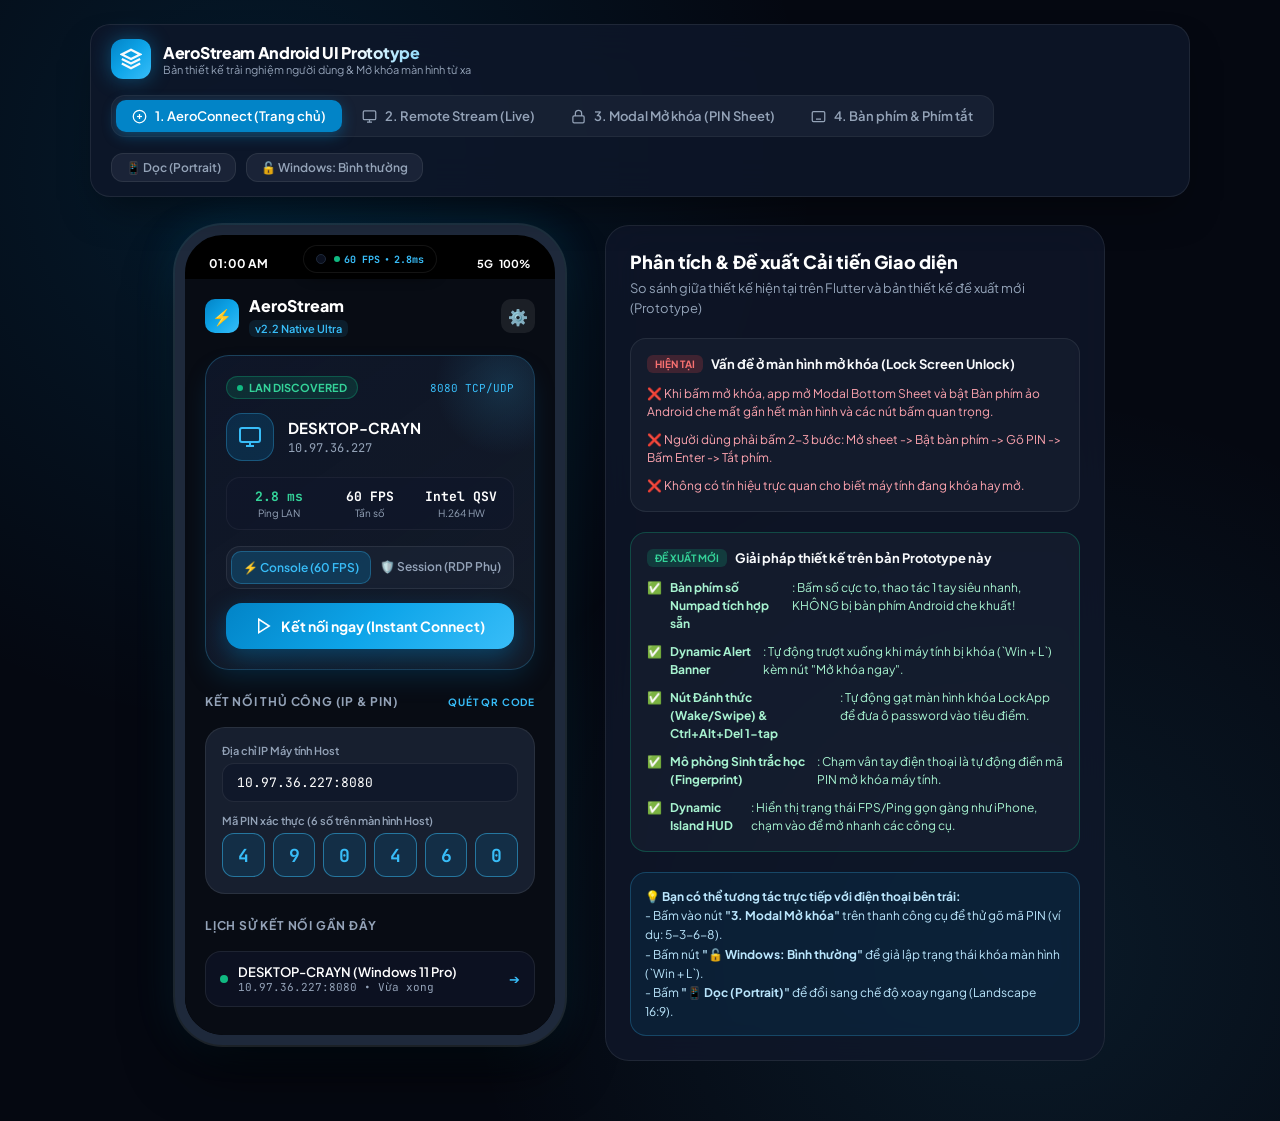
<file: deploy/mobile_ui_prototype.html>
<!DOCTYPE html>
<html lang="vi">
<head>
  <meta charset="UTF-8">
  <meta name="viewport" content="width=device-width, initial-scale=1.0">
  <title>AeroStream Mobile — Interactive UI/UX Prototype</title>
  <link rel="preconnect" href="https://fonts.googleapis.com">
  <link rel="preconnect" href="https://fonts.gstatic.com" crossorigin>
  <link href="https://fonts.googleapis.com/css2?family=Plus+Jakarta+Sans:wght@400;500;600;700;800&family=JetBrains+Mono:wght@400;500;600&display=swap" rel="stylesheet">
  <style>
    :root {
      --bg-dark: #080C14;
      --surface-dark: #0F172A;
      --card-dark: rgba(30, 41, 59, 0.7);
      --border-dark: rgba(255, 255, 255, 0.08);
      --accent: #0284C7;
      --accent-glow: #38BDF8;
      --accent-gradient: linear-gradient(135deg, #0284C7 0%, #0EA5E9 50%, #38BDF8 100%);
      --success: #10B981;
      --warning: #F59E0B;
      --danger: #EF4444;
      --text-main: #F8FAFC;
      --text-muted: #94A3B8;
      --phone-w: 390px;
      --phone-h: 820px;
    }

    * {
      box-sizing: border-box;
      margin: 0;
      padding: 0;
      -webkit-tap-highlight-color: transparent;
      user-select: none;
    }

    body {
      font-family: 'Plus Jakarta Sans', -apple-system, BlinkMacSystemFont, sans-serif;
      background: #050811;
      background-image: 
        radial-gradient(circle at 20% 15%, rgba(2, 132, 199, 0.15) 0%, transparent 40%),
        radial-gradient(circle at 80% 85%, rgba(56, 189, 248, 0.1) 0%, transparent 40%);
      color: var(--text-main);
      min-height: 100vh;
      display: flex;
      flex-direction: column;
      align-items: center;
      padding: 24px 16px 60px;
      overflow-x: hidden;
    }

    /* TOP REVIEW TOOLBAR */
    .review-toolbar {
      width: 100%;
      max-width: 1100px;
      background: rgba(15, 23, 42, 0.85);
      backdrop-filter: blur(20px);
      border: 1px solid var(--border-dark);
      border-radius: 20px;
      padding: 14px 20px;
      display: flex;
      flex-wrap: wrap;
      align-items: center;
      justify-content: space-between;
      gap: 16px;
      margin-bottom: 28px;
      box-shadow: 0 20px 40px -15px rgba(0, 0, 0, 0.5);
      position: sticky;
      top: 16px;
      z-index: 100;
    }

    .brand-group {
      display: flex;
      align-items: center;
      gap: 12px;
    }

    .brand-icon {
      width: 40px;
      height: 40px;
      border-radius: 12px;
      background: var(--accent-gradient);
      display: flex;
      align-items: center;
      justify-content: center;
      box-shadow: 0 0 20px rgba(14, 165, 233, 0.4);
    }

    .brand-text h1 {
      font-size: 16px;
      font-weight: 800;
      letter-spacing: -0.3px;
      background: linear-gradient(135deg, #FFF 60%, var(--accent-glow));
      -webkit-background-clip: text;
      -webkit-text-fill-color: transparent;
    }

    .brand-text p {
      font-size: 11px;
      color: var(--text-muted);
    }

    .nav-pills {
      display: flex;
      background: rgba(30, 41, 59, 0.6);
      padding: 4px;
      border-radius: 14px;
      border: 1px solid rgba(255, 255, 255, 0.05);
      gap: 4px;
    }

    .nav-btn {
      background: transparent;
      border: none;
      color: var(--text-muted);
      padding: 8px 16px;
      border-radius: 10px;
      font-size: 13px;
      font-weight: 600;
      font-family: inherit;
      cursor: pointer;
      transition: all 0.2s cubic-bezier(0.4, 0, 0.2, 1);
      display: flex;
      align-items: center;
      gap: 8px;
    }

    .nav-btn:hover {
      color: #FFF;
      background: rgba(255, 255, 255, 0.05);
    }

    .nav-btn.active {
      background: var(--accent);
      color: #FFF;
      box-shadow: 0 4px 14px rgba(2, 132, 199, 0.4);
    }

    .controls-group {
      display: flex;
      align-items: center;
      gap: 10px;
    }

    .ctrl-pill {
      background: rgba(30, 41, 59, 0.8);
      border: 1px solid var(--border-dark);
      padding: 6px 14px;
      border-radius: 12px;
      font-size: 12px;
      font-weight: 600;
      color: var(--text-muted);
      cursor: pointer;
      display: flex;
      align-items: center;
      gap: 6px;
      transition: all 0.2s;
    }

    .ctrl-pill:hover, .ctrl-pill.active {
      color: #FFF;
      border-color: var(--accent-glow);
      background: rgba(2, 132, 199, 0.15);
    }

    /* MAIN PROTOTYPE STAGE */
    .stage-container {
      display: flex;
      align-items: flex-start;
      justify-content: center;
      gap: 40px;
      width: 100%;
      max-width: 1100px;
    }

    /* SMARTPHONE DEVICE FRAME */
    .phone-wrapper {
      position: relative;
      transition: all 0.4s cubic-bezier(0.4, 0, 0.2, 1);
    }

    .phone-wrapper.landscape {
      --phone-w: 780px;
      --phone-h: 420px;
    }

    .phone-frame {
      width: var(--phone-w);
      height: var(--phone-h);
      background: #000;
      border-radius: 48px;
      border: 10px solid #1E293B;
      box-shadow: 
        0 0 0 2px rgba(255, 255, 255, 0.1),
        0 30px 60px -12px rgba(0, 0, 0, 0.8),
        0 0 40px rgba(14, 165, 233, 0.15);
      position: relative;
      overflow: hidden;
      display: flex;
      flex-direction: column;
      transition: all 0.4s cubic-bezier(0.4, 0, 0.2, 1);
    }

    /* DYNAMIC ISLAND & PUNCH HOLE */
    .island-container {
      position: absolute;
      top: 10px;
      left: 50%;
      transform: translateX(-50%);
      z-index: 90;
      display: flex;
      align-items: center;
      justify-content: center;
    }

    .dynamic-island {
      height: 28px;
      background: #000;
      border-radius: 20px;
      padding: 4px 12px;
      display: flex;
      align-items: center;
      gap: 8px;
      transition: all 0.3s cubic-bezier(0.4, 0, 0.2, 1);
      cursor: pointer;
      border: 1px solid rgba(255, 255, 255, 0.08);
      box-shadow: 0 4px 12px rgba(0, 0, 0, 0.5);
    }

    .dynamic-island:hover {
      transform: scale(1.03);
    }

    .island-cam {
      width: 10px;
      height: 10px;
      background: #0a0f1d;
      border-radius: 50%;
      border: 1.5px solid #1e293b;
    }

    .island-pill-badge {
      font-size: 10px;
      font-weight: 700;
      font-family: 'JetBrains Mono', monospace;
      color: #38BDF8;
      display: flex;
      align-items: center;
      gap: 4px;
    }

    .island-pulse {
      width: 6px;
      height: 6px;
      background: #10B981;
      border-radius: 50%;
      animation: pulse 1.5s infinite;
    }

    @keyframes pulse {
      0% { box-shadow: 0 0 0 0 rgba(16, 185, 129, 0.7); }
      70% { box-shadow: 0 0 0 6px rgba(16, 185, 129, 0); }
      100% { box-shadow: 0 0 0 0 rgba(16, 185, 129, 0); }
    }

    /* STATUS BAR */
    .status-bar {
      height: 44px;
      padding: 12px 24px 0;
      display: flex;
      align-items: center;
      justify-content: space-between;
      font-size: 12px;
      font-weight: 700;
      color: #FFF;
      z-index: 50;
      pointer-events: none;
    }

    .status-icons {
      display: flex;
      align-items: center;
      gap: 6px;
      font-size: 11px;
    }

    /* PHONE SCREEN CONTENT CONTAINER */
    .screen-viewport {
      flex: 1;
      position: relative;
      overflow: hidden;
      display: flex;
      flex-direction: column;
      background: var(--bg-dark);
    }

    .view-panel {
      position: absolute;
      top: 0;
      left: 0;
      width: 100%;
      height: 100%;
      display: none;
      flex-direction: column;
      opacity: 0;
      transform: scale(0.97);
      transition: opacity 0.3s, transform 0.3s;
      overflow-y: auto;
      overflow-x: hidden;
      padding-bottom: 24px;
    }

    .view-panel.active {
      display: flex;
      opacity: 1;
      transform: scale(1);
    }

    /* HOME / CONNECT SCREEN STYLING */
    .connect-screen {
      padding: 16px 20px 24px;
      gap: 18px;
    }

    .header-profile {
      display: flex;
      align-items: center;
      justify-content: space-between;
    }

    .app-title-group {
      display: flex;
      align-items: center;
      gap: 10px;
    }

    .app-logo-badge {
      width: 34px;
      height: 34px;
      border-radius: 10px;
      background: var(--accent-gradient);
      display: flex;
      align-items: center;
      justify-content: center;
      font-weight: 800;
      font-size: 16px;
      color: #FFF;
    }

    .app-title-group h2 {
      font-size: 16px;
      font-weight: 800;
      color: #FFF;
    }

    .app-title-group span {
      font-size: 11px;
      color: var(--accent-glow);
      font-weight: 600;
      background: rgba(56, 189, 248, 0.1);
      padding: 2px 6px;
      border-radius: 6px;
    }

    /* HOST RADAR HERO CARD */
    .radar-card {
      background: linear-gradient(145deg, rgba(15, 23, 42, 0.9) 0%, rgba(30, 41, 59, 0.5) 100%);
      border: 1px solid rgba(56, 189, 248, 0.25);
      border-radius: 24px;
      padding: 20px;
      position: relative;
      overflow: hidden;
      box-shadow: 0 12px 28px -8px rgba(2, 132, 199, 0.25);
    }

    .radar-card::before {
      content: '';
      position: absolute;
      top: -40px;
      right: -40px;
      width: 140px;
      height: 140px;
      background: radial-gradient(circle, rgba(56, 189, 248, 0.15) 0%, transparent 70%);
      border-radius: 50%;
      pointer-events: none;
    }

    .radar-header {
      display: flex;
      align-items: center;
      justify-content: space-between;
      margin-bottom: 14px;
    }

    .live-status-pill {
      display: flex;
      align-items: center;
      gap: 6px;
      background: rgba(16, 185, 129, 0.15);
      border: 1px solid rgba(16, 185, 129, 0.3);
      padding: 4px 10px;
      border-radius: 20px;
      font-size: 11px;
      font-weight: 700;
      color: #34D399;
    }

    .host-info-row {
      display: flex;
      align-items: center;
      gap: 14px;
      margin-bottom: 16px;
    }

    .pc-avatar {
      width: 48px;
      height: 48px;
      border-radius: 16px;
      background: rgba(2, 132, 199, 0.2);
      border: 1px solid rgba(56, 189, 248, 0.3);
      display: flex;
      align-items: center;
      justify-content: center;
      color: var(--accent-glow);
    }

    .pc-details h3 {
      font-size: 15px;
      font-weight: 700;
      color: #FFF;
      margin-bottom: 3px;
    }

    .pc-details p {
      font-size: 12px;
      color: var(--text-muted);
      font-family: 'JetBrains Mono', monospace;
    }

    .metrics-grid {
      display: grid;
      grid-template-columns: repeat(3, 1fr);
      gap: 8px;
      background: rgba(15, 23, 42, 0.6);
      padding: 10px;
      border-radius: 14px;
      border: 1px solid rgba(255, 255, 255, 0.05);
      margin-bottom: 16px;
    }

    .metric-item {
      text-align: center;
    }

    .metric-item .val {
      font-size: 13px;
      font-weight: 700;
      color: #FFF;
      font-family: 'JetBrains Mono', monospace;
    }

    .metric-item .lbl {
      font-size: 10px;
      color: var(--text-muted);
      margin-top: 2px;
    }

    .btn-connect-hero {
      width: 100%;
      background: var(--accent-gradient);
      border: none;
      padding: 14px;
      border-radius: 16px;
      font-size: 14px;
      font-weight: 700;
      color: #FFF;
      font-family: inherit;
      cursor: pointer;
      display: flex;
      align-items: center;
      justify-content: center;
      gap: 8px;
      box-shadow: 0 8px 24px rgba(2, 132, 199, 0.4);
      transition: all 0.2s;
    }

    .btn-connect-hero:hover {
      transform: translateY(-2px);
      box-shadow: 0 12px 28px rgba(2, 132, 199, 0.5);
    }

    /* MODE SELECTOR PILL */
    .mode-tabs {
      display: flex;
      background: rgba(30, 41, 59, 0.5);
      padding: 4px;
      border-radius: 14px;
      border: 1px solid var(--border-dark);
      margin-top: 4px;
    }

    .mode-tab-btn {
      flex: 1;
      padding: 8px;
      text-align: center;
      border-radius: 10px;
      font-size: 12px;
      font-weight: 600;
      color: var(--text-muted);
      cursor: pointer;
      transition: all 0.2s;
    }

    .mode-tab-btn.active {
      background: rgba(2, 132, 199, 0.25);
      color: #38BDF8;
      border: 1px solid rgba(56, 189, 248, 0.3);
    }

    /* MANUAL CONNECTION CARD */
    .section-title {
      font-size: 12px;
      font-weight: 700;
      text-transform: uppercase;
      letter-spacing: 0.8px;
      color: var(--text-muted);
      margin-top: 6px;
      display: flex;
      align-items: center;
      justify-content: space-between;
    }

    .custom-card {
      background: var(--card-dark);
      border: 1px solid var(--border-dark);
      border-radius: 20px;
      padding: 16px;
      display: flex;
      flex-direction: column;
      gap: 12px;
    }

    .input-field-group {
      display: flex;
      flex-direction: column;
      gap: 6px;
    }

    .input-label {
      font-size: 11px;
      font-weight: 600;
      color: var(--text-muted);
    }

    .input-control {
      background: rgba(15, 23, 42, 0.8);
      border: 1px solid rgba(255, 255, 255, 0.08);
      border-radius: 12px;
      padding: 10px 14px;
      color: #FFF;
      font-size: 13px;
      font-family: 'JetBrains Mono', monospace;
      outline: none;
      transition: border 0.2s;
    }

    .input-control:focus {
      border-color: var(--accent-glow);
    }

    /* PIN BOXES PREVIEW */
    .pin-boxes-row {
      display: flex;
      gap: 8px;
      justify-content: space-between;
    }

    .pin-box {
      flex: 1;
      height: 44px;
      background: rgba(15, 23, 42, 0.9);
      border: 1px solid rgba(255, 255, 255, 0.1);
      border-radius: 12px;
      display: flex;
      align-items: center;
      justify-content: center;
      font-size: 18px;
      font-weight: 700;
      font-family: 'JetBrains Mono', monospace;
      color: #38BDF8;
    }

    .pin-box.filled {
      border-color: rgba(56, 189, 248, 0.5);
      background: rgba(2, 132, 199, 0.15);
    }

    /* RECENT CONNECTIONS LIST */
    .recent-list {
      display: flex;
      flex-direction: column;
      gap: 8px;
    }

    .recent-item {
      background: rgba(15, 23, 42, 0.6);
      border: 1px solid var(--border-dark);
      border-radius: 16px;
      padding: 12px 14px;
      display: flex;
      align-items: center;
      justify-content: space-between;
      cursor: pointer;
      transition: all 0.2s;
    }

    .recent-item:hover {
      background: rgba(30, 41, 59, 0.6);
      border-color: rgba(56, 189, 248, 0.3);
    }

    .recent-left {
      display: flex;
      align-items: center;
      gap: 10px;
    }

    .recent-dot {
      width: 8px;
      height: 8px;
      border-radius: 50%;
      background: #10B981;
    }

    .recent-name {
      font-size: 13px;
      font-weight: 600;
      color: #FFF;
    }

    .recent-ip {
      font-size: 11px;
      color: var(--text-muted);
      font-family: 'JetBrains Mono', monospace;
    }

    /* =================================================== */
    /* SCREEN 2: REMOTE STREAM & WINDOWS DESKTOP SIMULATOR */
    /* =================================================== */
    .stream-viewport {
      width: 100%;
      height: 100%;
      position: relative;
      background: #000;
      overflow: hidden;
      display: flex;
      flex-direction: column;
    }

    /* SIMULATED WINDOWS 11 DESKTOP */
    .win-desktop {
      flex: 1;
      width: 100%;
      position: relative;
      background: url('data:image/svg+xml;utf8,<svg xmlns="http://www.w3.org/2000/svg" width="1920" height="1080"><defs><radialGradient id="g1" cx="60%" cy="40%" r="60%"><stop offset="0%" stop-color="%230b5394"/><stop offset="50%" stop-color="%23082567"/><stop offset="100%" stop-color="%23030b1e"/></radialGradient></defs><rect width="1920" height="1080" fill="url(%23g1)"/><path d="M400,600 Q700,300 1100,550 T1700,400" fill="none" stroke="%2338bdf8" stroke-width="60" opacity="0.3" filter="blur(40px)"/><path d="M200,750 Q600,450 1200,650 T1800,500" fill="none" stroke="%230284c7" stroke-width="90" opacity="0.4" filter="blur(60px)"/></svg>') center/cover no-repeat;
      display: flex;
      flex-direction: column;
      justify-content: space-between;
    }

    /* LOCK SCREEN WALLPAPER WHEN LOCKED */
    .win-desktop.locked {
      background: url('data:image/svg+xml;utf8,<svg xmlns="http://www.w3.org/2000/svg" width="1920" height="1080"><defs><radialGradient id="gl" cx="50%" cy="50%" r="70%"><stop offset="0%" stop-color="%233b1e54"/><stop offset="70%" stop-color="%230c0714"/><stop offset="100%" stop-color="%2305020a"/></radialGradient></defs><rect width="1920" height="1080" fill="url(%23gl)"/></svg>') center/cover no-repeat;
    }

    /* LOCK SCREEN OVERLAY ON DESKTOP */
    .win-lock-content {
      position: absolute;
      top: 0;
      left: 0;
      width: 100%;
      height: 100%;
      display: none;
      flex-direction: column;
      align-items: center;
      justify-content: center;
      backdrop-filter: blur(20px);
      background: rgba(15, 23, 42, 0.5);
      z-index: 10;
    }

    .win-desktop.locked .win-lock-content {
      display: flex;
    }

    .lock-time {
      font-size: 42px;
      font-weight: 300;
      color: #FFF;
      letter-spacing: -1px;
    }

    .lock-date {
      font-size: 13px;
      color: #CBD5E1;
      margin-top: -4px;
      margin-bottom: 24px;
    }

    .lock-user-badge {
      display: flex;
      flex-direction: column;
      align-items: center;
      gap: 8px;
    }

    .lock-avatar {
      width: 64px;
      height: 64px;
      border-radius: 50%;
      background: rgba(255, 255, 255, 0.15);
      border: 2px solid rgba(255, 255, 255, 0.3);
      display: flex;
      align-items: center;
      justify-content: center;
      font-size: 28px;
    }

    .lock-username {
      font-size: 14px;
      font-weight: 600;
      color: #FFF;
    }

    /* DESKTOP APPS ICONS (NORMAL MODE) */
    .desktop-icons {
      padding: 16px;
      display: flex;
      flex-direction: column;
      gap: 16px;
    }

    .desktop-icon-item {
      display: flex;
      flex-direction: column;
      align-items: center;
      gap: 4px;
      width: 50px;
    }

    .desktop-icon-img {
      width: 32px;
      height: 32px;
      border-radius: 8px;
      background: rgba(255, 255, 255, 0.1);
      display: flex;
      align-items: center;
      justify-content: center;
      font-size: 16px;
    }

    .desktop-icon-name {
      font-size: 9px;
      color: #FFF;
      text-shadow: 0 1px 2px rgba(0, 0, 0, 0.8);
      text-align: center;
    }

    /* WINDOWS TASKBAR */
    .win-taskbar {
      height: 28px;
      background: rgba(15, 23, 42, 0.85);
      backdrop-filter: blur(12px);
      border-top: 1px solid rgba(255, 255, 255, 0.08);
      display: flex;
      align-items: center;
      justify-content: space-between;
      padding: 0 10px;
    }

    .taskbar-center {
      display: flex;
      align-items: center;
      gap: 6px;
    }

    .tb-icon {
      width: 18px;
      height: 18px;
      border-radius: 4px;
      display: flex;
      align-items: center;
      justify-content: center;
      font-size: 11px;
    }

    .taskbar-tray {
      font-size: 9px;
      color: #94A3B8;
      font-family: 'JetBrains Mono', monospace;
    }

    /* VIRTUAL MOUSE CURSOR */
    .simulated-cursor {
      position: absolute;
      top: 45%;
      left: 45%;
      width: 16px;
      height: 16px;
      pointer-events: none;
      z-index: 40;
      transition: transform 0.05s ease-out;
    }

    /* LOCK SCREEN FLOATING BANNER NOTIFICATION (TOP) */
    .lock-alert-banner {
      position: absolute;
      top: 50px;
      left: 16px;
      right: 16px;
      background: rgba(15, 23, 42, 0.92);
      backdrop-filter: blur(20px);
      border: 1px solid rgba(245, 158, 11, 0.4);
      border-radius: 18px;
      padding: 12px 16px;
      display: flex;
      align-items: center;
      justify-content: space-between;
      z-index: 60;
      box-shadow: 0 10px 30px rgba(0, 0, 0, 0.6);
      animation: slideDown 0.3s cubic-bezier(0.4, 0, 0.2, 1);
    }

    @keyframes slideDown {
      from { transform: translateY(-30px); opacity: 0; }
      to { transform: translateY(0); opacity: 1; }
    }

    .lock-banner-left {
      display: flex;
      align-items: center;
      gap: 10px;
    }

    .lock-badge-icon {
      width: 32px;
      height: 32px;
      border-radius: 10px;
      background: rgba(245, 158, 11, 0.2);
      display: flex;
      align-items: center;
      justify-content: center;
      color: #F59E0B;
    }

    .lock-banner-text h4 {
      font-size: 13px;
      font-weight: 700;
      color: #FFF;
    }

    .lock-banner-text p {
      font-size: 10px;
      color: #FBBF24;
    }

    .btn-unlock-banner {
      background: linear-gradient(135deg, #F59E0B, #D97706);
      border: none;
      padding: 8px 14px;
      border-radius: 10px;
      color: #FFF;
      font-size: 12px;
      font-weight: 700;
      cursor: pointer;
      box-shadow: 0 4px 12px rgba(245, 158, 11, 0.3);
      transition: all 0.2s;
    }

    /* FLOATING ACTION DOCK (BOTTOM) */
    .stream-dock {
      position: absolute;
      bottom: 20px;
      left: 50%;
      transform: translateX(-50%);
      background: rgba(15, 23, 42, 0.85);
      backdrop-filter: blur(20px);
      border: 1px solid rgba(255, 255, 255, 0.1);
      border-radius: 24px;
      padding: 6px 10px;
      display: flex;
      align-items: center;
      gap: 6px;
      z-index: 60;
      box-shadow: 0 10px 30px rgba(0, 0, 0, 0.6);
    }

    .dock-btn {
      width: 44px;
      height: 44px;
      border-radius: 16px;
      background: rgba(255, 255, 255, 0.05);
      border: 1px solid rgba(255, 255, 255, 0.05);
      color: #94A3B8;
      display: flex;
      flex-direction: column;
      align-items: center;
      justify-content: center;
      gap: 2px;
      cursor: pointer;
      transition: all 0.2s;
    }

    .dock-btn span {
      font-size: 8px;
      font-weight: 600;
    }

    .dock-btn:hover, .dock-btn.active {
      color: #FFF;
      background: rgba(2, 132, 199, 0.3);
      border-color: rgba(56, 189, 248, 0.4);
    }

    .dock-btn.highlight {
      background: rgba(245, 158, 11, 0.25);
      border-color: rgba(245, 158, 11, 0.5);
      color: #FBBF24;
    }

    /* =================================================== */
    /* SCREEN 3: REDESIGNED UNLOCK BOTTOM SHEET OVERLAY    */
    /* =================================================== */
    .unlock-sheet-overlay {
      position: absolute;
      top: 0;
      left: 0;
      width: 100%;
      height: 100%;
      background: rgba(0, 0, 0, 0.6);
      backdrop-filter: blur(8px);
      z-index: 80;
      display: none;
      flex-direction: column;
      justify-content: flex-end;
      opacity: 0;
      transition: opacity 0.3s;
    }

    .unlock-sheet-overlay.active {
      display: flex;
      opacity: 1;
    }

    .unlock-sheet-card {
      background: #0F172A;
      border-top: 1px solid rgba(56, 189, 248, 0.3);
      border-radius: 28px 28px 0 0;
      padding: 16px 22px 28px;
      display: flex;
      flex-direction: column;
      gap: 16px;
      box-shadow: 0 -20px 40px rgba(0, 0, 0, 0.8);
      animation: sheetUp 0.3s cubic-bezier(0.4, 0, 0.2, 1);
    }

    @keyframes sheetUp {
      from { transform: translateY(100%); }
      to { transform: translateY(0); }
    }

    .sheet-handle {
      width: 36px;
      height: 4px;
      background: rgba(255, 255, 255, 0.2);
      border-radius: 2px;
      margin: 0 auto;
    }

    .sheet-header-row {
      display: flex;
      align-items: center;
      justify-content: space-between;
    }

    .sheet-header-left {
      display: flex;
      align-items: center;
      gap: 10px;
    }

    .shield-icon {
      width: 36px;
      height: 36px;
      border-radius: 12px;
      background: rgba(2, 132, 199, 0.2);
      border: 1px solid rgba(56, 189, 248, 0.3);
      display: flex;
      align-items: center;
      justify-content: center;
      color: #38BDF8;
    }

    .sheet-title h3 {
      font-size: 15px;
      font-weight: 700;
      color: #FFF;
    }

    .sheet-title p {
      font-size: 11px;
      color: #34D399;
      display: flex;
      align-items: center;
      gap: 4px;
    }

    .btn-close-sheet {
      width: 30px;
      height: 30px;
      border-radius: 50%;
      background: rgba(255, 255, 255, 0.08);
      border: none;
      color: #94A3B8;
      cursor: pointer;
      display: flex;
      align-items: center;
      justify-content: center;
    }

    /* PIN DISPLAY INDICATOR */
    .pin-display-wrapper {
      display: flex;
      align-items: center;
      justify-content: center;
      gap: 12px;
      padding: 10px;
      background: rgba(15, 23, 42, 0.6);
      border: 1px solid rgba(255, 255, 255, 0.05);
      border-radius: 16px;
    }

    .pin-dot {
      width: 14px;
      height: 14px;
      border-radius: 50%;
      border: 2px solid rgba(255, 255, 255, 0.2);
      transition: all 0.2s cubic-bezier(0.4, 0, 0.2, 1);
    }

    .pin-dot.filled {
      background: #38BDF8;
      border-color: #38BDF8;
      box-shadow: 0 0 10px rgba(56, 189, 248, 0.6);
      transform: scale(1.15);
    }

    /* IN-APP THUMB-FRIENDLY NUMPAD (NO NATIVE KEYBOARD POPUP REQUIRED!) */
    .numpad-grid {
      display: grid;
      grid-template-columns: repeat(3, 1fr);
      gap: 10px;
      max-width: 320px;
      margin: 0 auto;
      width: 100%;
    }

    .num-btn {
      height: 52px;
      background: rgba(30, 41, 59, 0.7);
      border: 1px solid rgba(255, 255, 255, 0.08);
      border-radius: 16px;
      font-size: 20px;
      font-weight: 700;
      color: #FFF;
      font-family: 'Plus Jakarta Sans', sans-serif;
      cursor: pointer;
      display: flex;
      flex-direction: column;
      align-items: center;
      justify-content: center;
      transition: all 0.15s;
    }

    .num-btn:active {
      transform: scale(0.92);
      background: rgba(2, 132, 199, 0.4);
      border-color: #38BDF8;
    }

    .num-btn.subtext {
      font-size: 18px;
    }

    .num-btn .sub-letters {
      font-size: 8px;
      color: var(--text-muted);
      letter-spacing: 1.5px;
      margin-top: -2px;
    }

    .num-btn.action {
      font-size: 15px;
      color: var(--text-muted);
      background: rgba(15, 23, 42, 0.5);
    }

    .num-btn.submit {
      background: var(--accent-gradient);
      color: #FFF;
      font-size: 15px;
      font-weight: 700;
      box-shadow: 0 4px 14px rgba(2, 132, 199, 0.4);
    }

    /* QUICK HELPER ACTION CHIPS ROW */
    .unlock-chips-row {
      display: flex;
      gap: 8px;
      overflow-x: auto;
      padding-bottom: 2px;
    }

    .unlock-chip {
      background: rgba(30, 41, 59, 0.6);
      border: 1px solid rgba(255, 255, 255, 0.08);
      border-radius: 12px;
      padding: 8px 12px;
      display: flex;
      align-items: center;
      gap: 6px;
      font-size: 11px;
      font-weight: 600;
      color: var(--text-muted);
      cursor: pointer;
      white-space: nowrap;
      transition: all 0.2s;
    }

    .unlock-chip:hover, .unlock-chip:active {
      background: rgba(2, 132, 199, 0.2);
      color: #FFF;
      border-color: rgba(56, 189, 248, 0.3);
    }

    .unlock-chip.danger {
      color: #F87171;
      border-color: rgba(239, 68, 68, 0.3);
      background: rgba(239, 68, 68, 0.1);
    }

    /* TOAST NOTIFICATION SIMULATOR */
    .toast-msg {
      position: absolute;
      bottom: 80px;
      left: 50%;
      transform: translateX(-50%);
      background: rgba(16, 185, 129, 0.95);
      color: #FFF;
      padding: 10px 18px;
      border-radius: 20px;
      font-size: 12px;
      font-weight: 700;
      display: none;
      align-items: center;
      gap: 8px;
      box-shadow: 0 10px 24px rgba(0, 0, 0, 0.5);
      z-index: 99;
      animation: popToast 0.3s cubic-bezier(0.4, 0, 0.2, 1);
    }

    @keyframes popToast {
      from { transform: translate(-50%, 20px); opacity: 0; }
      to { transform: translate(-50%, 0); opacity: 1; }
    }

    /* =================================================== */
    /* SCREEN 4: SPECIAL VIRTUAL KEYBOARD & SHORTCUTS BAR  */
    /* =================================================== */
    .keyboard-drawer {
      position: absolute;
      bottom: 0;
      left: 0;
      width: 100%;
      background: rgba(15, 23, 42, 0.95);
      backdrop-filter: blur(24px);
      border-top: 1px solid rgba(255, 255, 255, 0.1);
      border-radius: 24px 24px 0 0;
      padding: 12px 14px 24px;
      display: none;
      flex-direction: column;
      gap: 8px;
      z-index: 75;
      box-shadow: 0 -15px 35px rgba(0, 0, 0, 0.7);
    }

    .keyboard-drawer.active {
      display: flex;
    }

    .kb-row {
      display: flex;
      gap: 6px;
      justify-content: center;
    }

    .kb-key {
      flex: 1;
      height: 38px;
      background: rgba(30, 41, 59, 0.8);
      border: 1px solid rgba(255, 255, 255, 0.08);
      border-radius: 8px;
      display: flex;
      align-items: center;
      justify-content: center;
      font-size: 11px;
      font-weight: 700;
      font-family: 'JetBrains Mono', monospace;
      color: #CBD5E1;
      cursor: pointer;
      transition: all 0.1s;
    }

    .kb-key:active {
      background: var(--accent);
      color: #FFF;
      transform: scale(0.95);
    }

    .kb-key.wide {
      flex: 1.5;
    }

    .kb-key.special {
      background: rgba(2, 132, 199, 0.2);
      border-color: rgba(56, 189, 248, 0.3);
      color: #38BDF8;
    }

    /* RIGHT SIDE: REVIEW & DESIGN NOTES PANEL */
    .review-notes-panel {
      flex: 1;
      max-width: 500px;
      background: rgba(15, 23, 42, 0.8);
      backdrop-filter: blur(20px);
      border: 1px solid var(--border-dark);
      border-radius: 24px;
      padding: 24px;
      display: flex;
      flex-direction: column;
      gap: 20px;
    }

    .notes-header h2 {
      font-size: 18px;
      font-weight: 800;
      color: #FFF;
      margin-bottom: 6px;
    }

    .notes-header p {
      font-size: 13px;
      color: var(--text-muted);
      line-height: 1.5;
    }

    .comparison-card {
      background: rgba(30, 41, 59, 0.4);
      border-radius: 16px;
      padding: 16px;
      border: 1px solid var(--border-dark);
    }

    .comparison-card h3 {
      font-size: 13px;
      font-weight: 700;
      margin-bottom: 12px;
      display: flex;
      align-items: center;
      gap: 8px;
    }

    .badge-diff {
      padding: 3px 8px;
      border-radius: 6px;
      font-size: 10px;
      font-weight: 700;
    }

    .badge-diff.old {
      background: rgba(239, 68, 68, 0.2);
      color: #F87171;
    }

    .badge-diff.new {
      background: rgba(16, 185, 129, 0.2);
      color: #34D399;
    }

    .diff-list {
      list-style: none;
      display: flex;
      flex-direction: column;
      gap: 10px;
      font-size: 12px;
      line-height: 1.5;
    }

    .diff-list li {
      display: flex;
      align-items: flex-start;
      gap: 8px;
    }

    .diff-list li.bad {
      color: #FDA4AF;
    }

    .diff-list li.good {
      color: #A7F3D0;
    }

    .feedback-box {
      background: rgba(2, 132, 199, 0.1);
      border: 1px solid rgba(56, 189, 248, 0.25);
      border-radius: 16px;
      padding: 14px;
      font-size: 12px;
      color: #BAE6FD;
      line-height: 1.6;
    }
  </style>
</head>
<body>

  <!-- TOP REVIEW BAR -->
  <header class="review-toolbar">
    <div class="brand-group">
      <div class="brand-icon">
        <svg width="22" height="22" viewBox="0 0 24 24" fill="none" stroke="currentColor" stroke-width="2.5"><path d="M12 2L2 7l10 5 10-5-10-5zM2 17l10 5 10-5M2 12l10 5 10-5"/></svg>
      </div>
      <div class="brand-text">
        <h1>AeroStream Android UI Prototype</h1>
        <p>Bản thiết kế trải nghiệm người dùng & Mở khóa màn hình từ xa</p>
      </div>
    </div>

    <!-- NAVIGATION TABS -->
    <div class="nav-pills">
      <button class="nav-btn active" onclick="switchScreen('connect')">
        <svg width="15" height="15" viewBox="0 0 24 24" fill="none" stroke="currentColor" stroke-width="2"><circle cx="12" cy="12" r="10"/><path d="M8 12h8"/><path d="M12 8v8"/></svg>
        1. AeroConnect (Trang chủ)
      </button>
      <button class="nav-btn" onclick="switchScreen('stream')">
        <svg width="15" height="15" viewBox="0 0 24 24" fill="none" stroke="currentColor" stroke-width="2"><rect x="2" y="3" width="20" height="14" rx="2"/><path d="M8 21h8"/><path d="M12 17v4"/></svg>
        2. Remote Stream (Live)
      </button>
      <button class="nav-btn" onclick="openUnlockSheet()">
        <svg width="15" height="15" viewBox="0 0 24 24" fill="none" stroke="currentColor" stroke-width="2"><rect x="3" y="11" width="18" height="11" rx="2" ry="2"/><path d="M7 11V7a5 5 0 0 1 10 0v4"/></svg>
        3. Modal Mở khóa (PIN Sheet)
      </button>
      <button class="nav-btn" onclick="toggleKeyboardDrawer()">
        <svg width="15" height="15" viewBox="0 0 24 24" fill="none" stroke="currentColor" stroke-width="2"><rect x="2" y="4" width="20" height="16" rx="2"/><path d="M6 8h.01M10 8h.01M14 8h.01M18 8h.01M6 12h.01M10 12h.01M14 12h.01M18 12h.01M8 16h8"/></svg>
        4. Bàn phím & Phím tắt
      </button>
    </div>

    <!-- CONTROLS & TOGGLES -->
    <div class="controls-group">
      <div class="ctrl-pill" id="btnOrientation" onclick="toggleOrientation()">
        📱 Dọc (Portrait)
      </div>
      <div class="ctrl-pill" id="btnLockSim" onclick="toggleLockSimulation()">
        🔓 Windows: Bình thường
      </div>
    </div>
  </header>

  <!-- MAIN STAGE -->
  <main class="stage-container">
    
    <!-- SMARTPHONE DEVICE FRAME -->
    <div class="phone-wrapper" id="phoneWrapper">
      <div class="phone-frame">

        <!-- DYNAMIC ISLAND -->
        <div class="island-container">
          <div class="dynamic-island" id="dynamicIsland" onclick="toggleIslandExpand()">
            <div class="island-cam"></div>
            <div class="island-pill-badge">
              <span class="island-pulse"></span>
              <span id="islandFps">60 FPS</span> • <span id="islandLatency">2.8ms</span>
            </div>
          </div>
        </div>

        <!-- STATUS BAR -->
        <div class="status-bar">
          <span id="deviceClock">09:41</span>
          <div class="status-icons">
            <span>5G</span>
            <span>100%</span>
          </div>
        </div>

        <!-- SCREEN VIEWPORT -->
        <div class="screen-viewport">

          <!-- ============================================== -->
          <!-- VIEW 1: HOME & CONNECT (AeroConnect)           -->
          <!-- ============================================== -->
          <div class="view-panel active connect-screen" id="panelConnect">
            
            <div class="header-profile">
              <div class="app-title-group">
                <div class="app-logo-badge">⚡</div>
                <div>
                  <h2>AeroStream</h2>
                  <span>v2.2 Native Ultra</span>
                </div>
              </div>
              <div style="background: rgba(255,255,255,0.08); width: 34px; height: 34px; border-radius: 10px; display: flex; align-items: center; justify-content: center; color: #FFF; cursor: pointer;">
                ⚙️
              </div>
            </div>

            <!-- DISCOVERED HOST HERO CARD -->
            <div class="radar-card">
              <div class="radar-header">
                <div class="live-status-pill">
                  <span class="island-pulse"></span>
                  LAN DISCOVERED
                </div>
                <span style="font-size: 11px; color: var(--accent-glow); font-family: 'JetBrains Mono', monospace;">8080 TCP/UDP</span>
              </div>

              <div class="host-info-row">
                <div class="pc-avatar">
                  <svg width="24" height="24" viewBox="0 0 24 24" fill="none" stroke="currentColor" stroke-width="2"><rect x="2" y="3" width="20" height="14" rx="2"/><path d="M8 21h8"/><path d="M12 17v4"/></svg>
                </div>
                <div class="pc-details">
                  <h3>DESKTOP-CRAYN</h3>
                  <p>10.97.36.227</p>
                </div>
              </div>

              <div class="metrics-grid">
                <div class="metric-item">
                  <div class="val" style="color: #34D399;">2.8 ms</div>
                  <div class="lbl">Ping LAN</div>
                </div>
                <div class="metric-item">
                  <div class="val">60 FPS</div>
                  <div class="lbl">Tần số</div>
                </div>
                <div class="metric-item">
                  <div class="val">Intel QSV</div>
                  <div class="lbl">H.264 HW</div>
                </div>
              </div>

              <!-- MODE SWITCHER -->
              <div class="mode-tabs">
                <div class="mode-tab-btn active" id="tabConsole" onclick="selectMode('console')">
                  ⚡ Console (60 FPS)
                </div>
                <div class="mode-tab-btn" id="tabSession" onclick="selectMode('session')">
                  🛡️ Session (RDP Phụ)
                </div>
              </div>

              <div style="margin-top: 14px;">
                <button class="btn-connect-hero" onclick="switchScreen('stream')">
                  <svg width="18" height="18" viewBox="0 0 24 24" fill="none" stroke="currentColor" stroke-width="2"><polygon points="5 3 19 12 5 21 5 3"/></svg>
                  Kết nối ngay (Instant Connect)
                </button>
              </div>
            </div>

            <!-- MANUAL IP / PIN ACCORDION -->
            <div class="section-title">
              <span>Kết nối thủ công (IP & PIN)</span>
              <span style="font-size: 10px; color: var(--accent-glow); cursor: pointer;">Quét QR Code</span>
            </div>

            <div class="custom-card">
              <div class="input-field-group">
                <div class="input-label">Địa chỉ IP Máy tính Host</div>
                <input class="input-control" type="text" value="10.97.36.227:8080">
              </div>

              <div class="input-field-group">
                <div class="input-label">Mã PIN xác thực (6 số trên màn hình Host)</div>
                <div class="pin-boxes-row">
                  <div class="pin-box filled">4</div>
                  <div class="pin-box filled">9</div>
                  <div class="pin-box filled">0</div>
                  <div class="pin-box filled">4</div>
                  <div class="pin-box filled">6</div>
                  <div class="pin-box filled">0</div>
                </div>
              </div>
            </div>

            <!-- RECENT CONNECTIONS -->
            <div class="section-title">
              <span>Lịch sử kết nối gần đây</span>
            </div>

            <div class="recent-list">
              <div class="recent-item" onclick="switchScreen('stream')">
                <div class="recent-left">
                  <div class="recent-dot"></div>
                  <div>
                    <div class="recent-name">DESKTOP-CRAYN (Windows 11 Pro)</div>
                    <div class="recent-ip">10.97.36.227:8080 • Vừa xong</div>
                  </div>
                </div>
                <span style="color: var(--accent-glow); font-size: 13px;">➔</span>
              </div>
            </div>

          </div>

          <!-- ============================================== -->
          <!-- VIEW 2: REMOTE STREAM (Live Screen)            -->
          <!-- ============================================== -->
          <div class="view-panel" id="panelStream">
            <div class="stream-viewport">

              <!-- DESKTOP SIMULATOR -->
              <div class="win-desktop" id="winDesktop">
                
                <!-- TOP LOCK ALERT BANNER (CHỈ HIỆN KHI LOCK) -->
                <div class="lock-alert-banner" id="lockAlertBanner" style="display: none;">
                  <div class="lock-banner-left">
                    <div class="lock-badge-icon">
                      🔒
                    </div>
                    <div class="lock-banner-text">
                      <h4>Máy tính đang bị khóa</h4>
                      <p>SYSTEM Agent sẵn sàng nhận lệnh mở khóa</p>
                    </div>
                  </div>
                  <button class="btn-unlock-banner" onclick="openUnlockSheet()">
                    🔑 Mở khóa
                  </button>
                </div>

                <!-- DESKTOP ICONS (UNLOCKED STATE) -->
                <div class="desktop-icons" id="desktopIcons">
                  <div class="desktop-icon-item">
                    <div class="desktop-icon-img" style="background: rgba(14, 165, 233, 0.3);">💻</div>
                    <div class="desktop-icon-name">This PC</div>
                  </div>
                  <div class="desktop-icon-item">
                    <div class="desktop-icon-img" style="background: rgba(16, 185, 129, 0.3);">🌐</div>
                    <div class="desktop-icon-name">Edge</div>
                  </div>
                  <div class="desktop-icon-item">
                    <div class="desktop-icon-img" style="background: rgba(245, 158, 11, 0.3);">📁</div>
                    <div class="desktop-icon-name">StreamApp</div>
                  </div>
                </div>

                <!-- SIMULATED MOUSE CURSOR -->
                <div class="simulated-cursor" id="simCursor">
                  <svg width="18" height="18" viewBox="0 0 24 24" fill="#38BDF8" stroke="#000" stroke-width="1.5"><polygon points="3 3 10 21 14 14 21 10 3 3"/></svg>
                </div>

                <!-- LOCK SCREEN OVERLAY -->
                <div class="win-lock-content" id="winLockOverlay">
                  <div class="lock-time" id="lockTime">12:30</div>
                  <div class="lock-date">Thứ Tư, 23 tháng 9</div>
                  <div class="lock-user-badge">
                    <div class="lock-avatar">👤</div>
                    <div class="lock-username">crayn</div>
                    <div style="font-size: 11px; color: #94A3B8;">Màn hình bảo mật Windows (LogonUI)</div>
                  </div>
                </div>

                <!-- WINDOWS TASKBAR -->
                <div class="win-taskbar">
                  <div class="taskbar-center">
                    <div class="tb-icon" style="background: rgba(2, 132, 199, 0.4); color: #38BDF8;">🪟</div>
                    <div class="tb-icon">🔍</div>
                    <div class="tb-icon">📁</div>
                    <div class="tb-icon">🌐</div>
                  </div>
                  <div class="taskbar-tray">12:30 PM</div>
                </div>

              </div>

              <!-- FLOATING CONTROLLER DOCK -->
              <div class="stream-dock">
                <div class="dock-btn" onclick="toggleKeyboardDrawer()">
                  ⌨️
                  <span>Phím</span>
                </div>
                <div class="dock-btn active" id="btnMouseMode" onclick="toggleMouseMode()">
                  🖱️
                  <span id="lblMouseMode">Trackpad</span>
                </div>
                <div class="dock-btn highlight" id="btnDockLock" onclick="openUnlockSheet()">
                  🔑
                  <span>Mở khóa</span>
                </div>
                <div class="dock-btn" onclick="toggleAudioMute()">
                  🔊
                  <span id="lblAudio">Âm thanh</span>
                </div>
                <div class="dock-btn" onclick="switchScreen('connect')">
                  ❌
                  <span>Thoát</span>
                </div>
              </div>

              <!-- TOAST NOTIFICATION -->
              <div class="toast-msg" id="toastMsg">
                <span>🚀 Đã gửi tín hiệu mở khóa!</span>
              </div>

              <!-- ============================================== -->
              <!-- SCREEN 3: REDESIGNED UNLOCK SHEET OVERLAY      -->
              <!-- ============================================== -->
              <div class="unlock-sheet-overlay" id="unlockSheet">
                <div class="unlock-sheet-card">
                  
                  <div class="sheet-handle"></div>

                  <div class="sheet-header-row">
                    <div class="sheet-header-left">
                      <div class="shield-icon">
                        🛡️
                      </div>
                      <div class="sheet-title">
                        <h3>Mở khóa Windows (SYSTEM)</h3>
                        <p><span class="island-pulse"></span> Sẵn sàng qua Named Pipe IPC</p>
                      </div>
                    </div>
                    <button class="btn-close-sheet" onclick="closeUnlockSheet()">✕</button>
                  </div>

                  <!-- PIN DOTS DISPLAY -->
                  <div class="pin-display-wrapper">
                    <div class="pin-dot" id="dot1"></div>
                    <div class="pin-dot" id="dot2"></div>
                    <div class="pin-dot" id="dot3"></div>
                    <div class="pin-dot" id="dot4"></div>
                  </div>

                  <!-- THUMB-FRIENDLY NUMPAD (NO CLUMSY NATIVE KEYBOARD POPUP!) -->
                  <div class="numpad-grid">
                    <button class="num-btn subtext" onclick="pressNum('1')">1<span class="sub-letters">&nbsp;</span></button>
                    <button class="num-btn subtext" onclick="pressNum('2')">2<span class="sub-letters">ABC</span></button>
                    <button class="num-btn subtext" onclick="pressNum('3')">3<span class="sub-letters">DEF</span></button>
                    <button class="num-btn subtext" onclick="pressNum('4')">4<span class="sub-letters">GHI</span></button>
                    <button class="num-btn subtext" onclick="pressNum('5')">5<span class="sub-letters">JKL</span></button>
                    <button class="num-btn subtext" onclick="pressNum('6')">6<span class="sub-letters">MNO</span></button>
                    <button class="num-btn subtext" onclick="pressNum('7')">7<span class="sub-letters">PQRS</span></button>
                    <button class="num-btn subtext" onclick="pressNum('8')">8<span class="sub-letters">TUV</span></button>
                    <button class="num-btn subtext" onclick="pressNum('9')">9<span class="sub-letters">WXYZ</span></button>
                    <button class="num-btn action" onclick="clearPin()">Xóa</button>
                    <button class="num-btn subtext" onclick="pressNum('0')">0<span class="sub-letters">+</span></button>
                    <button class="num-btn submit" onclick="submitUnlock()">Enter ↵</button>
                  </div>

                  <!-- QUICK HELPER CHIPS -->
                  <div class="unlock-chips-row">
                    <div class="unlock-chip" onclick="triggerWakeGesture()">
                      🔄 Đánh thức màn hình
                    </div>
                    <div class="unlock-chip danger" onclick="triggerCtrlAltDel()">
                      🛡️ Ctrl+Alt+Del
                    </div>
                    <div class="unlock-chip" onclick="simulateBiometric()">
                      👆 Vân tay (Auto-PIN)
                    </div>
                  </div>

                </div>
              </div>

              <!-- ============================================== -->
              <!-- SCREEN 4: SPECIAL VIRTUAL KEYBOARD DRAWER      -->
              <!-- ============================================== -->
              <div class="keyboard-drawer" id="keyboardDrawer">
                <div style="display: flex; justify-content: space-between; align-items: center; margin-bottom: 4px;">
                  <span style="font-size: 11px; font-weight: 700; color: #94A3B8;">BÀN PHÍM CHUYÊN DỤNG WINDOWS</span>
                  <span style="font-size: 12px; color: #CBD5E1; cursor: pointer;" onclick="toggleKeyboardDrawer()">✕ Đóng</span>
                </div>
                <div class="kb-row">
                  <div class="kb-key special" onclick="sendSimKey('Esc')">Esc</div>
                  <div class="kb-key" onclick="sendSimKey('F1')">F1</div>
                  <div class="kb-key" onclick="sendSimKey('F5')">F5</div>
                  <div class="kb-key" onclick="sendSimKey('F11')">F11</div>
                  <div class="kb-key special" onclick="sendSimKey('Win')">Win</div>
                  <div class="kb-key wide special" onclick="sendSimKey('Tab')">Tab ⇥</div>
                </div>
                <div class="kb-row">
                  <div class="kb-key wide special" onclick="sendSimKey('Ctrl')">Ctrl</div>
                  <div class="kb-key special" onclick="sendSimKey('Alt')">Alt</div>
                  <div class="kb-key" onclick="sendSimKey('Win+D')">Win+D</div>
                  <div class="kb-key" onclick="sendSimKey('Alt+Tab')">Alt+Tab</div>
                  <div class="kb-key wide special" onclick="sendSimKey('Del')">Del ⌦</div>
                </div>
                <div class="kb-row">
                  <div class="kb-key wide" onclick="sendSimKey('Space')">Spacebar ␣</div>
                  <div class="kb-key" onclick="sendSimKey('↑')">↑</div>
                  <div class="kb-key" onclick="sendSimKey('↓')">↓</div>
                  <div class="kb-key" onclick="sendSimKey('←')">←</div>
                  <div class="kb-key" onclick="sendSimKey('→')">→</div>
                  <div class="kb-key wide special" onclick="sendSimKey('Enter')">Enter ↵</div>
                </div>
              </div>

            </div>
          </div>

        </div>

      </div>
    </div>

    <!-- REVIEW & DESIGN RATIONALE PANEL -->
    <div class="review-notes-panel">
      <div class="notes-header">
        <h2>Phân tích & Đề xuất Cải tiến Giao diện</h2>
        <p>So sánh giữa thiết kế hiện tại trên Flutter và bản thiết kế đề xuất mới (Prototype)</p>
      </div>

      <!-- COMPARISON 1 -->
      <div class="comparison-card">
        <h3>
          <span class="badge-diff old">HIỆN TẠI</span> 
          <span>Vấn đề ở màn hình mở khóa (Lock Screen Unlock)</span>
        </h3>
        <ul class="diff-list">
          <li class="bad">❌ Khi bấm mở khóa, app mở Modal Bottom Sheet và bật Bàn phím ảo Android che mất gần hết màn hình và các nút bấm quan trọng.</li>
          <li class="bad">❌ Người dùng phải bấm 2-3 bước: Mở sheet -> Bật bàn phím -> Gõ PIN -> Bấm Enter -> Tắt phím.</li>
          <li class="bad">❌ Không có tín hiệu trực quan cho biết máy tính đang khóa hay mở.</li>
        </ul>
      </div>

      <!-- COMPARISON 2 -->
      <div class="comparison-card" style="border-color: rgba(16, 185, 129, 0.3);">
        <h3>
          <span class="badge-diff new">ĐỀ XUẤT MỚI</span> 
          <span>Giải pháp thiết kế trên bản Prototype này</span>
        </h3>
        <ul class="diff-list">
          <li class="good">✅ <strong>Bàn phím số Numpad tích hợp sẵn</strong>: Bấm số cực to, thao tác 1 tay siêu nhanh, KHÔNG bị bàn phím Android che khuất!</li>
          <li class="good">✅ <strong>Dynamic Alert Banner</strong>: Tự động trượt xuống khi máy tính bị khóa (`Win + L`) kèm nút "Mở khóa ngay".</li>
          <li class="good">✅ <strong>Nút Đánh thức (Wake/Swipe) & Ctrl+Alt+Del 1-tap</strong>: Tự động gạt màn hình khóa LockApp để đưa ô password vào tiêu điểm.</li>
          <li class="good">✅ <strong>Mô phỏng Sinh trắc học (Fingerprint)</strong>: Chạm vân tay điện thoại là tự động điền mã PIN mở khóa máy tính.</li>
          <li class="good">✅ <strong>Dynamic Island HUD</strong>: Hiển thị trạng thái FPS/Ping gọn gàng như iPhone, chạm vào để mở nhanh các công cụ.</li>
        </ul>
      </div>

      <div class="feedback-box">
        💡 <strong>Bạn có thể tương tác trực tiếp với điện thoại bên trái:</strong><br>
        - Bấm vào nút <strong>"3. Modal Mở khóa"</strong> trên thanh công cụ để thử gõ mã PIN (ví dụ: 5-3-6-8).<br>
        - Bấm nút <strong>"🔓 Windows: Bình thường"</strong> để giả lập trạng thái khóa màn hình (`Win + L`).<br>
        - Bấm <strong>"📱 Dọc (Portrait)"</strong> để đổi sang chế độ xoay ngang (Landscape 16:9).
      </div>
    </div>

  </main>

  <script>
    // State
    let isLandscape = false;
    let isLocked = false;
    let pinInput = '';
    let mouseMode = 'trackpad'; // 'trackpad' or 'touch'
    let isAudioMuted = false;

    function switchScreen(screenName) {
      document.querySelectorAll('.view-panel').forEach(p => p.classList.remove('active'));
      document.querySelectorAll('.nav-btn').forEach(b => b.classList.remove('active'));

      if (screenName === 'connect') {
        document.getElementById('panelConnect').classList.add('active');
        document.querySelectorAll('.nav-btn')[0].classList.add('active');
      } else if (screenName === 'stream') {
        document.getElementById('panelStream').classList.add('active');
        document.querySelectorAll('.nav-btn')[1].classList.add('active');
      }
    }

    function toggleOrientation() {
      isLandscape = !isLandscape;
      const wrapper = document.getElementById('phoneWrapper');
      const btn = document.getElementById('btnOrientation');
      if (isLandscape) {
        wrapper.classList.add('landscape');
        btn.textContent = '📟 Ngang (Landscape)';
        btn.classList.add('active');
      } else {
        wrapper.classList.remove('landscape');
        btn.textContent = '📱 Dọc (Portrait)';
        btn.classList.remove('active');
      }
    }

    function toggleLockSimulation() {
      isLocked = !isLocked;
      const winDesktop = document.getElementById('winDesktop');
      const banner = document.getElementById('lockAlertBanner');
      const btn = document.getElementById('btnLockSim');
      const dockLock = document.getElementById('btnDockLock');

      if (isLocked) {
        winDesktop.classList.add('locked');
        banner.style.display = 'flex';
        btn.textContent = '🔒 Windows: ĐANG KHÓA';
        btn.classList.add('active');
        dockLock.classList.add('highlight');
        showToast('🔒 Windows vừa bị khóa (Winlogon)');
      } else {
        winDesktop.classList.remove('locked');
        banner.style.display = 'none';
        btn.textContent = '🔓 Windows: Bình thường';
        btn.classList.remove('active');
        dockLock.classList.remove('highlight');
        showToast('🔓 Windows đã được mở khóa!');
      }
    }

    function openUnlockSheet() {
      switchScreen('stream');
      document.getElementById('unlockSheet').classList.add('active');
      clearPin();
    }

    function closeUnlockSheet() {
      document.getElementById('unlockSheet').classList.remove('active');
    }

    function pressNum(num) {
      if (pinInput.length < 4) {
        pinInput += num;
        updatePinDots();
      }
      if (pinInput.length === 4) {
        setTimeout(submitUnlock, 250);
      }
    }

    function clearPin() {
      pinInput = '';
      updatePinDots();
    }

    function updatePinDots() {
      for (let i = 1; i <= 4; i++) {
        const dot = document.getElementById('dot' + i);
        if (i <= pinInput.length) {
          dot.classList.add('filled');
        } else {
          dot.classList.remove('filled');
        }
      }
    }

    function submitUnlock() {
      showToast('🚀 Đang gửi mã mở khóa qua SYSTEM Named Pipe...');
      setTimeout(() => {
        closeUnlockSheet();
        if (isLocked) {
          toggleLockSimulation(); // Unlock
        }
        showToast('✅ Mở khóa máy tính thành công!');
      }, 700);
    }

    function triggerWakeGesture() {
      showToast('🔄 Đang gửi tín hiệu đánh thức (SendSAS + Swipe)...');
    }

    function triggerCtrlAltDel() {
      showToast('🛡️ Đã gửi tổ hợp Ctrl + Alt + Delete!');
    }

    function simulateBiometric() {
      showToast('👆 Xác thực vân tay thành công! Đang tự động mở khóa...');
      pinInput = '5368';
      updatePinDots();
      setTimeout(submitUnlock, 400);
    }

    function toggleKeyboardDrawer() {
      switchScreen('stream');
      const drawer = document.getElementById('keyboardDrawer');
      drawer.classList.toggle('active');
    }

    function sendSimKey(key) {
      showToast('⌨️ Đã gửi phím: ' + key);
    }

    function toggleMouseMode() {
      const lbl = document.getElementById('lblMouseMode');
      const btn = document.getElementById('btnMouseMode');
      if (mouseMode === 'trackpad') {
        mouseMode = 'touch';
        lbl.textContent = 'Chạm';
        btn.classList.remove('active');
        showToast('🖱️ Chuyển sang chế độ: Chạm trực tiếp');
      } else {
        mouseMode = 'trackpad';
        lbl.textContent = 'Trackpad';
        btn.classList.add('active');
        showToast('🖱️ Chuyển sang chế độ: Bàn rê chuột (Trackpad)');
      }
    }

    function toggleAudioMute() {
      isAudioMuted = !isAudioMuted;
      const lbl = document.getElementById('lblAudio');
      if (isAudioMuted) {
        lbl.textContent = 'Tắt tiếng';
        showToast('🔇 Đã tắt âm thanh WASAPI');
      } else {
        lbl.textContent = 'Âm thanh';
        showToast('🔊 Đã bật âm thanh WASAPI Loopback 48kHz');
      }
    }

    function selectMode(m) {
      document.getElementById('tabConsole').classList.toggle('active', m === 'console');
      document.getElementById('tabSession').classList.toggle('active', m === 'session');
      showToast('Chuyển chế độ kết nối: ' + (m === 'console' ? 'Console (Chính)' : 'Session (RDP Riêng)'));
    }

    function toggleIslandExpand() {
      showToast('🟢 Độ trễ: 2.8ms | Bitrate: 7.2 Mbps | Codec: Intel QSV');
    }

    function showToast(msg) {
      const toast = document.getElementById('toastMsg');
      toast.textContent = msg;
      toast.style.display = 'flex';
      setTimeout(() => {
        toast.style.display = 'none';
      }, 2200);
    }

    // Interactive cursor follow in Stream view
    const winDesk = document.getElementById('winDesktop');
    const simCur = document.getElementById('simCursor');
    winDesk.addEventListener('mousemove', (e) => {
      const rect = winDesk.getBoundingClientRect();
      const x = e.clientX - rect.left;
      const y = e.clientY - rect.top;
      simCur.style.left = x + 'px';
      simCur.style.top = y + 'px';
    });

    // Update real clock
    function updateClock() {
      const now = new Date();
      const timeStr = now.toLocaleTimeString([], { hour: '2-digit', minute: '2-digit' });
      document.getElementById('deviceClock').textContent = timeStr;
      document.getElementById('lockTime').textContent = timeStr;
    }
    setInterval(updateClock, 1000);
    updateClock();
  </script>
</body>
</html>
</file>
